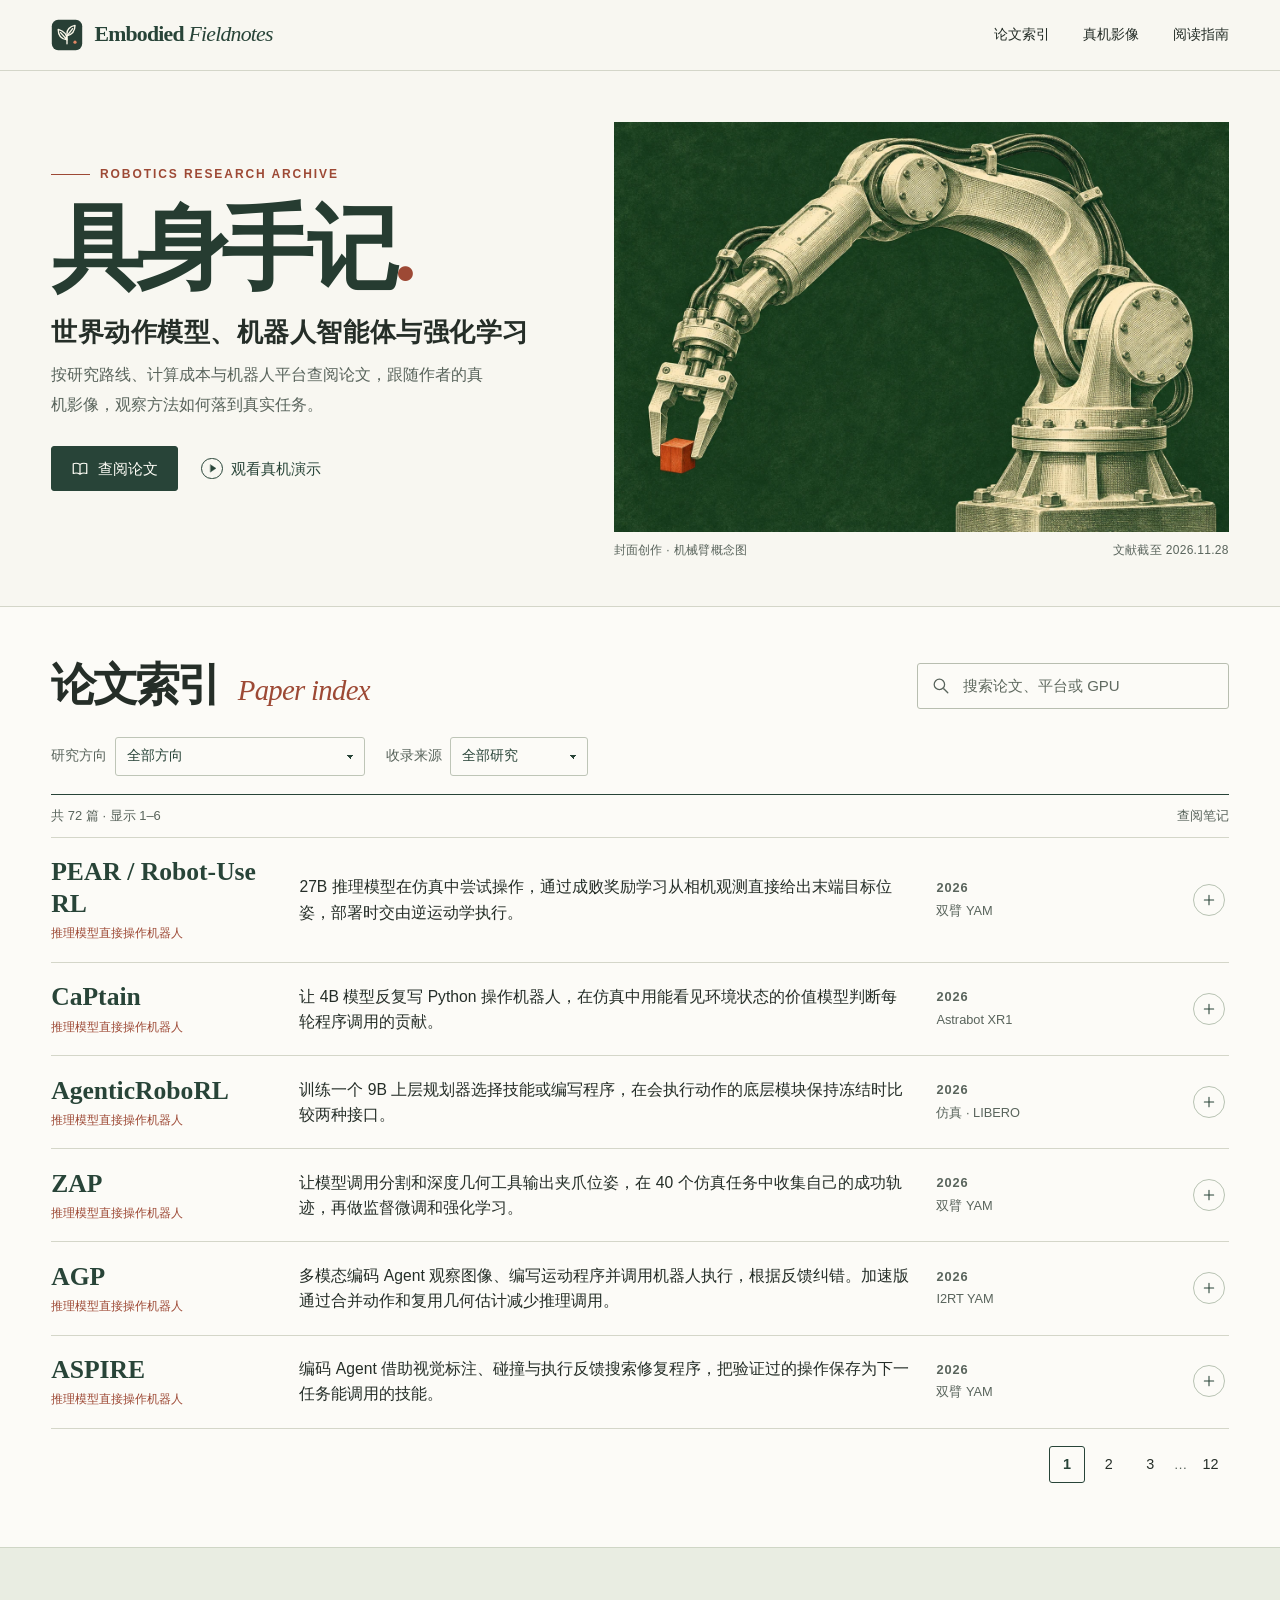
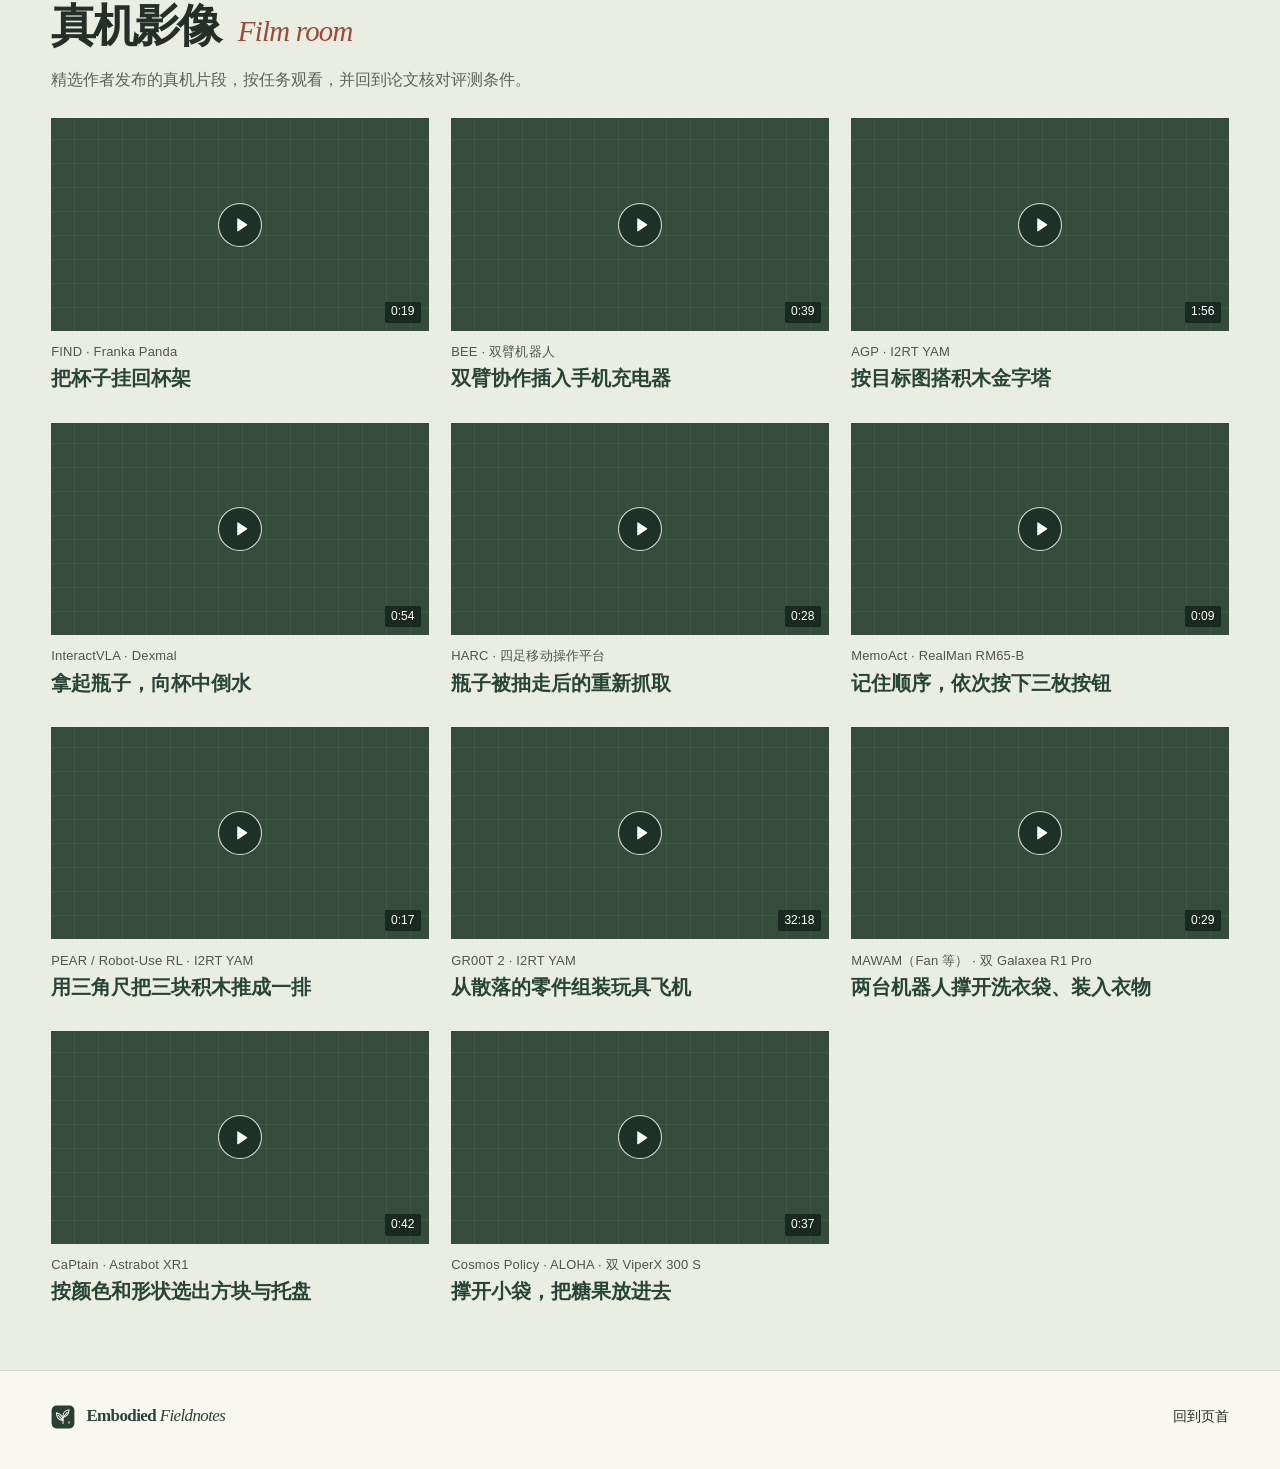
<file: index.html>
<!doctype html>
<html lang="zh-CN">
<head>
  <meta charset="utf-8">
  <meta name="viewport" content="width=device-width,initial-scale=1">
  <meta name="theme-color" content="#f7f6ef">
  <meta name="description" content="查阅世界动作模型、机器人智能体与强化学习研究，按方法、算力和平台检索论文，观看作者发布的真机影像。">
  <title>具身手记 · Embodied Fieldnotes</title>
  <link rel="icon" href="favicon.svg" type="image/svg+xml">
  <link rel="stylesheet" href="style.css">
  <script defer src="papers.js"></script>
  <script defer src="films.js"></script>
  <script defer src="app.js"></script>
</head>
<body>
  <a class="skip" href="#papers">跳至论文索引</a>
  <svg class="symbols" xmlns="http://www.w3.org/2000/svg" aria-hidden="true">
    <symbol id="s-book" viewBox="0 0 24 24"><path d="M12 6c-3-2-6-2-9-1v13c3-1 6-1 9 1 3-2 6-2 9-1V5c-3-1-6-1-9 1Zm0 0v13"/></symbol>
    <symbol id="s-play" viewBox="0 0 24 24"><path d="m8 4 12 8-12 8z"/></symbol>
    <symbol id="s-search" viewBox="0 0 24 24"><circle cx="10.5" cy="10.5" r="6.5"/><path d="m16 16 5 5"/></symbol>
    <symbol id="s-plus" viewBox="0 0 24 24"><path d="M12 5v14M5 12h14"/></symbol>
    <symbol id="s-x" viewBox="0 0 24 24"><path d="m6 6 12 12M18 6 6 18"/></symbol>
    <symbol id="s-film" viewBox="0 0 24 24"><rect x="3" y="5" width="18" height="15" rx="2"/><path d="M3 10h18M7 5l3 5m3-5 3 5"/></symbol>
  </svg>
  <header class="masthead">
    <div class="wrap navigation">
      <a class="wordmark" href="#top" aria-label="具身手记首页">
        <img src="favicon.svg" alt="" width="32" height="32">
        <span><span class="brand-prefix">Embodied </span><i>Fieldnotes</i></span>
      </a>
      <nav aria-label="站内导航"><a href="#papers">论文索引</a><a href="#films">真机影像</a><a href="guide.html">阅读指南</a></nav>
    </div>
  </header>
  <main id="top">
    <section class="hero wrap" aria-labelledby="site-title">
      <div class="hero-copy">
        <p class="eyebrow"><span></span> ROBOTICS RESEARCH ARCHIVE</p>
        <h1 id="site-title">具身手记<span aria-hidden="true">.</span></h1>
        <p class="hero-subtitle"><span>世界动作模型、</span><span>机器人智能体</span><span>与强化学习</span></p>
        <p class="hero-intro">按研究路线、计算成本与机器人平台查阅论文，跟随作者的真机影像，观察方法如何落到真实任务。</p>
        <div class="hero-actions">
          <a class="button primary" href="#papers"><svg class="icon"><use href="#s-book"/></svg>查阅论文</a>
          <a class="text-action" href="#films"><span class="round-play"><svg class="icon"><use href="#s-play"/></svg></span>观看真机演示</a>
        </div>
      </div>
      <figure class="cover">
        <div class="cover-image"><img src="assets/cover.webp" alt="机械臂主题封面概念图" fetchpriority="high"></div>
        <figcaption><span>封面创作 · 机械臂概念图</span><span>文献截至 2026.11.28</span></figcaption>
      </figure>
    </section>
    <section id="papers" class="index-section" aria-labelledby="paper-heading">
      <div class="wrap">
        <div class="index-header">
          <div class="section-heading"><h2 id="paper-heading">论文索引</h2><span lang="en">Paper index</span></div>
          <label class="searchbox" for="search"><svg class="icon" aria-hidden="true"><use href="#s-search"/></svg><input id="search" type="search" placeholder="搜索论文、平台或 GPU" autocomplete="off" aria-label="搜索论文、机器人平台或 GPU"></label>
        </div>
        <div class="filters" aria-label="筛选论文">
          <label class="select-filter"><span>研究方向</span><select id="category" aria-label="研究方向"></select></label>
          <label class="select-filter"><span>收录来源</span><select id="source" aria-label="收录来源"><option value="全部">全部研究</option><option>低算力专题</option><option>扩展综述</option></select></label>
        </div>
        <div class="list-head"><p id="result-count" role="status" aria-live="polite"></p><span>查阅笔记</span></div>
        <div id="paper-list" class="paper-list" aria-label="论文列表"></div>
        <div id="pages" class="pages" role="navigation" aria-label="论文分页"></div>
      </div>
    </section>
    <section class="film-section" id="films" aria-labelledby="film-heading">
      <div class="wrap">
        <div class="section-heading"><h2 id="film-heading">真机影像</h2><span lang="en">Film room</span></div>
        <p class="section-intro">精选作者发布的真机片段，按任务观看，并回到论文核对评测条件。</p>
        <div class="film-grid" id="film-grid"></div>
      </div>
    </section>
  </main>
  <footer class="wrap footer"><a href="#top" class="wordmark"><img src="favicon.svg" alt="" width="24" height="24"><span><span class="brand-prefix">Embodied </span><i>Fieldnotes</i></span></a><a href="#top">回到页首</a></footer>
  <dialog id="detail" aria-labelledby="detail-name">
    <div class="dialog-top"><span id="detail-type"></span><button type="button" id="close-detail" class="close" aria-label="关闭详情"><svg class="icon"><use href="#s-x"/></svg></button></div>
    <div id="detail-content"></div>
  </dialog>
  <noscript>请启用 JavaScript 以使用论文搜索与真机影像索引。</noscript>
</body>
</html>
</file>
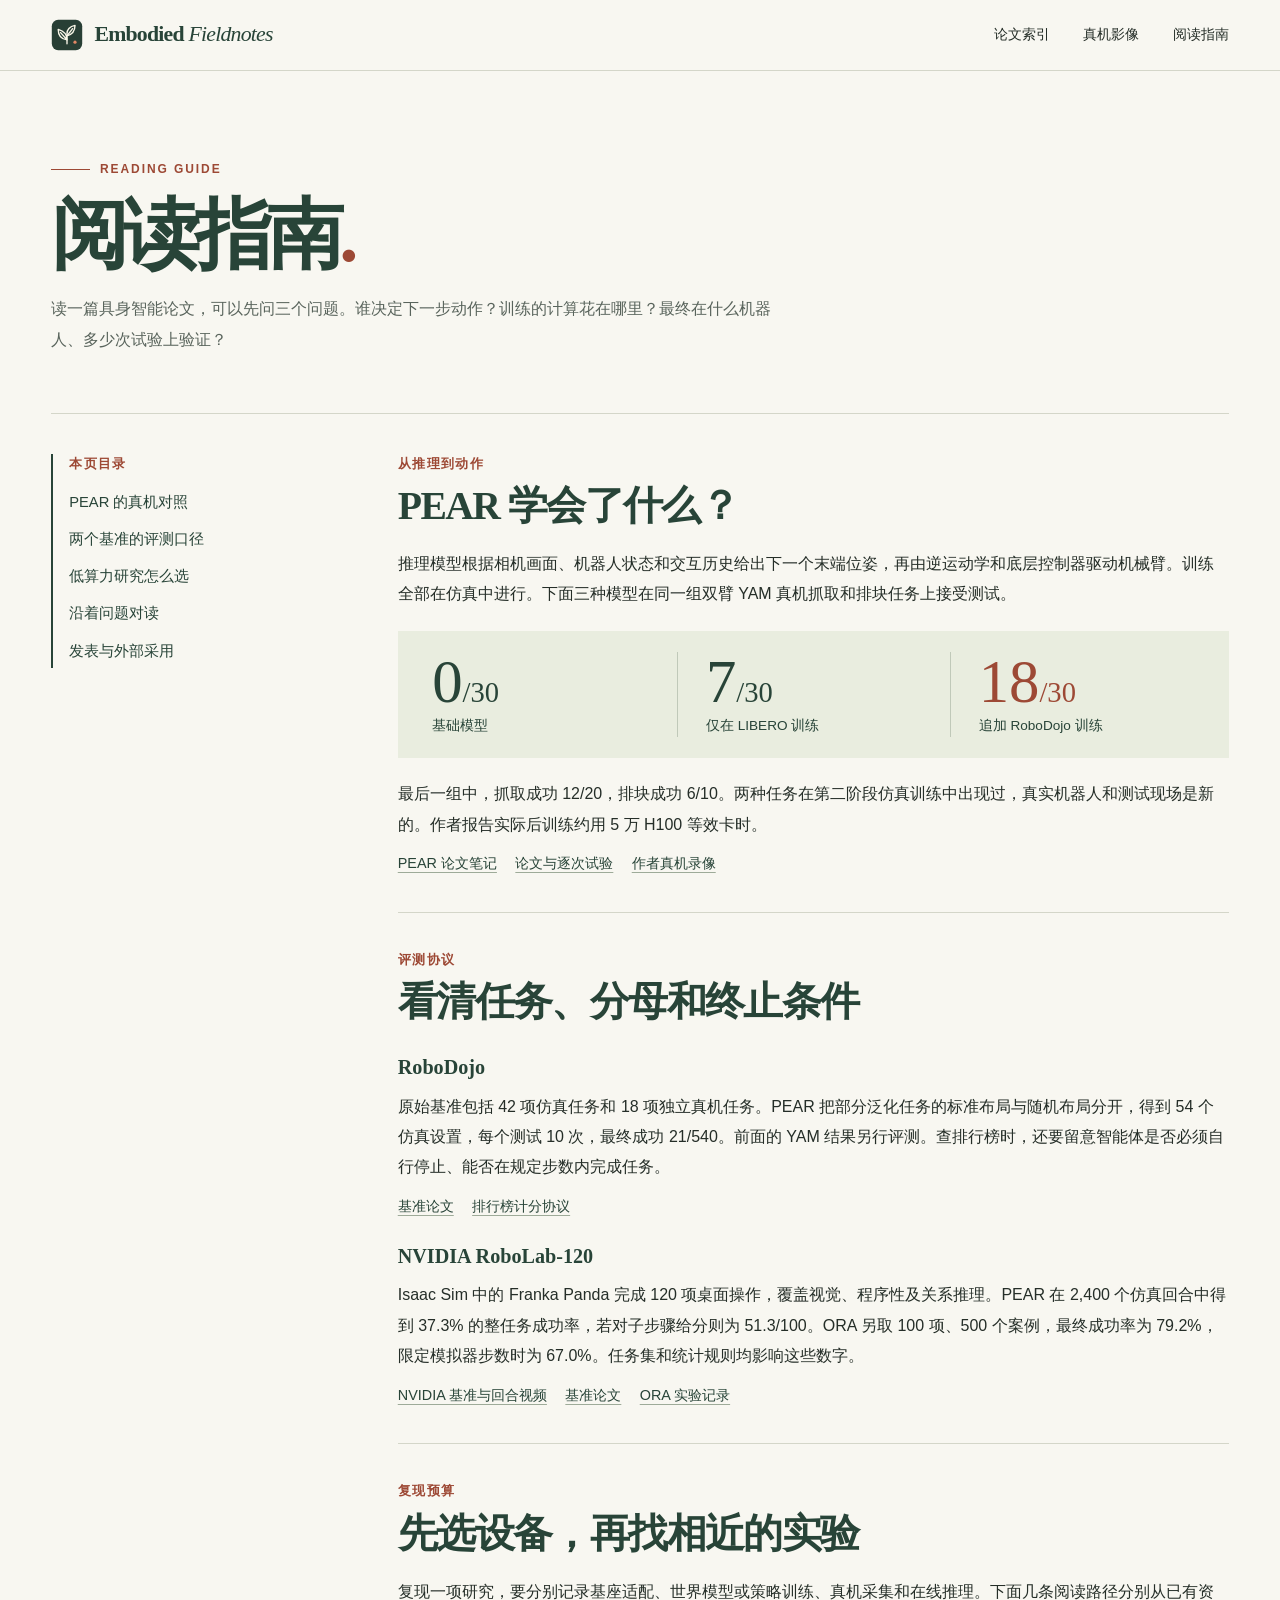
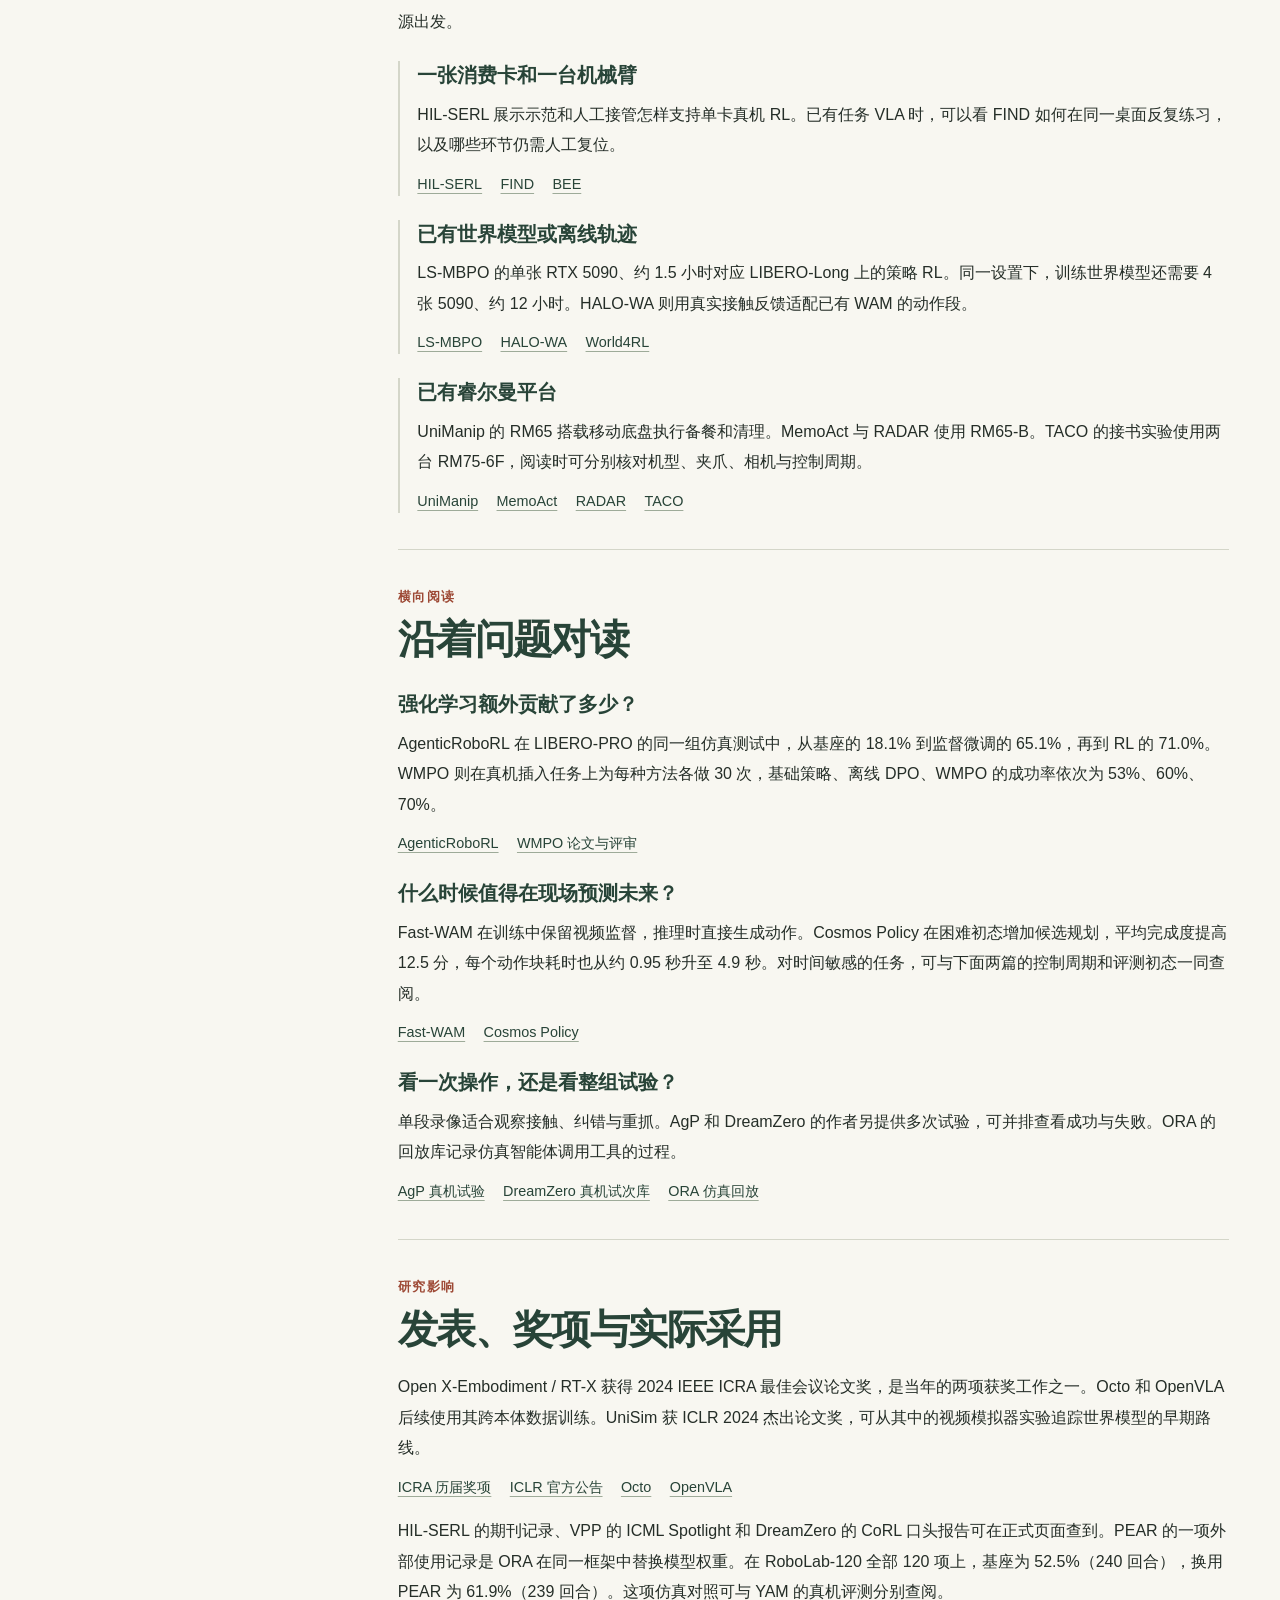
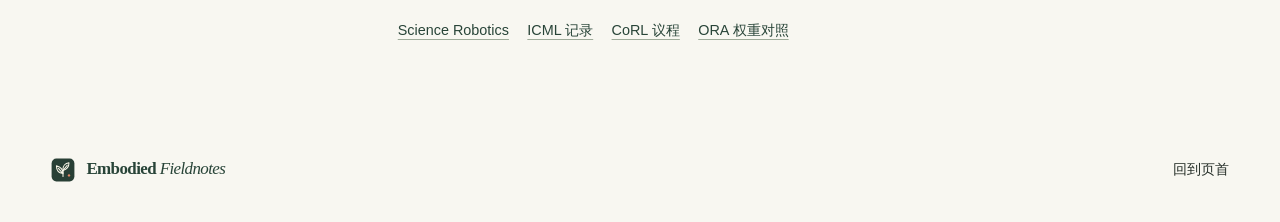
<file: guide.html>
<!doctype html>
<html lang="zh-CN">
<head>
  <meta charset="utf-8"><meta name="viewport" content="width=device-width,initial-scale=1">
  <meta name="theme-color" content="#f8f7f1">
  <meta name="description" content="从 PEAR 的真机对照，到 RoboDojo、RoboLab-120 的评测协议，以及单卡机器人研究的成本口径。">
  <title>阅读指南 · 具身手记</title>
  <link rel="icon" href="favicon.svg" type="image/svg+xml">
  <link rel="stylesheet" href="style.css"><link rel="stylesheet" href="guide.css">
</head>
<body>
  <a class="skip" href="#reading">跳至正文</a>
  <header class="masthead">
    <div class="wrap navigation">
      <a class="wordmark" href="index.html" aria-label="具身手记首页"><img src="favicon.svg" width="32" height="32" alt=""><span><span class="brand-prefix">Embodied </span><i>Fieldnotes</i></span></a>
      <nav aria-label="站内导航"><a href="index.html#papers">论文索引</a><a href="index.html#films">真机影像</a><a href="guide.html" aria-current="page">阅读指南</a></nav>
    </div>
  </header>
  <main id="reading" class="wrap">
    <header class="guide-head">
      <p class="eyebrow"><span></span> READING GUIDE</p>
      <h1>阅读指南<span>.</span></h1>
      <p>读一篇具身智能论文，可以先问三个问题。谁决定下一步动作？训练的计算花在哪里？最终在什么机器人、多少次试验上验证？</p>
    </header>
    <div class="guide-layout">
      <nav class="contents" aria-label="本页目录"><p>本页目录</p>
        <a href="#pear">PEAR 的真机对照</a><a href="#benchmarks">两个基准的评测口径</a><a href="#budget">低算力研究怎么选</a><a href="#comparisons">沿着问题对读</a><a href="#records">发表与外部采用</a>
      </nav>
      <div class="chapters">
        <section id="pear">
          <p class="chapter-label">从推理到动作</p><h2>PEAR 学会了什么？</h2>
          <p>推理模型根据相机画面、机器人状态和交互历史给出下一个末端位姿，再由逆运动学和底层控制器驱动机械臂。训练全部在仿真中进行。下面三种模型在同一组双臂 YAM 真机抓取和排块任务上接受测试。</p>
          <div class="trials">
            <div><strong>0<small>/30</small></strong><span>基础模型</span></div>
            <div><strong>7<small>/30</small></strong><span>仅在 LIBERO 训练</span></div>
            <div><strong>18<small>/30</small></strong><span>追加 RoboDojo 训练</span></div>
          </div>
          <p>最后一组中，抓取成功 12/20，排块成功 6/10。两种任务在第二阶段仿真训练中出现过，真实机器人和测试现场是新的。作者报告实际后训练约用 5 万 H100 等效卡时。</p>
          <p class="references"><a href="index.html#paper/pear">PEAR 论文笔记</a><a href="https://arxiv.org/html/2611.18562v2">论文与逐次试验</a><a href="https://mit-han-lab.github.io/pear-blog/">作者真机录像</a></p>
        </section>
        <section id="benchmarks">
          <p class="chapter-label">评测协议</p><h2>看清任务、分母和终止条件</h2>
          <h3>RoboDojo</h3><p>原始基准包括 42 项仿真任务和 18 项独立真机任务。PEAR 把部分泛化任务的标准布局与随机布局分开，得到 54 个仿真设置，每个测试 10 次，最终成功 21/540。前面的 YAM 结果另行评测。查排行榜时，还要留意智能体是否必须自行停止、能否在规定步数内完成任务。</p>
          <p class="references"><a href="https://arxiv.org/abs/2607.04434">基准论文</a><a href="https://robodojo-benchmark.com/leaderboard/protocol?lang=en">排行榜计分协议</a></p>
          <h3>NVIDIA RoboLab-120</h3><p>Isaac Sim 中的 Franka Panda 完成 120 项桌面操作，覆盖视觉、程序性及关系推理。PEAR 在 2,400 个仿真回合中得到 37.3% 的整任务成功率，若对子步骤给分则为 51.3/100。ORA 另取 100 项、500 个案例，最终成功率为 79.2%，限定模拟器步数时为 67.0%。任务集和统计规则均影响这些数字。</p>
          <p class="references"><a href="https://research.nvidia.com/labs/srl/projects/robolab/">NVIDIA 基准与回合视频</a><a href="https://arxiv.org/abs/2604.09860">基准论文</a><a href="https://github.com/fast-rua/ORA">ORA 实验记录</a></p>
        </section>
        <section id="budget">
          <p class="chapter-label">复现预算</p><h2>先选设备，再找相近的实验</h2>
          <p>复现一项研究，要分别记录基座适配、世界模型或策略训练、真机采集和在线推理。下面几条阅读路径分别从已有资源出发。</p>
          <div class="paths">
            <article><h3>一张消费卡和一台机械臂</h3><p>HIL-SERL 展示示范和人工接管怎样支持单卡真机 RL。已有任务 VLA 时，可以看 FIND 如何在同一桌面反复练习，以及哪些环节仍需人工复位。</p><div class="references"><a href="index.html#paper/hil-serl">HIL-SERL</a><a href="index.html#paper/find">FIND</a><a href="index.html#paper/bee">BEE</a></div></article>
            <article><h3>已有世界模型或离线轨迹</h3><p>LS-MBPO 的单张 RTX 5090、约 1.5 小时对应 LIBERO-Long 上的策略 RL。同一设置下，训练世界模型还需要 4 张 5090、约 12 小时。HALO-WA 则用真实接触反馈适配已有 WAM 的动作段。</p><div class="references"><a href="index.html#paper/ls-mbpo">LS-MBPO</a><a href="index.html#paper/halo-wa">HALO-WA</a><a href="index.html#paper/world4rl">World4RL</a></div></article>
            <article><h3>已有睿尔曼平台</h3><p>UniManip 的 RM65 搭载移动底盘执行备餐和清理。MemoAct 与 RADAR 使用 RM65-B。TACO 的接书实验使用两台 RM75-6F，阅读时可分别核对机型、夹爪、相机与控制周期。</p><div class="references"><a href="index.html#paper/unimanip">UniManip</a><a href="index.html#paper/memoact">MemoAct</a><a href="index.html#paper/radar">RADAR</a><a href="index.html#paper/taco">TACO</a></div></article>
          </div>
        </section>
        <section id="comparisons">
          <p class="chapter-label">横向阅读</p><h2>沿着问题对读</h2>
          <h3>强化学习额外贡献了多少？</h3><p>AgenticRoboRL 在 LIBERO-PRO 的同一组仿真测试中，从基座的 18.1% 到监督微调的 65.1%，再到 RL 的 71.0%。WMPO 则在真机插入任务上为每种方法各做 30 次，基础策略、离线 DPO、WMPO 的成功率依次为 53%、60%、70%。</p>
          <p class="references"><a href="index.html#paper/agenticroborl">AgenticRoboRL</a><a href="https://openreview.net/forum?id=qE2FyvRvuF">WMPO 论文与评审</a></p>
          <h3>什么时候值得在现场预测未来？</h3><p>Fast-WAM 在训练中保留视频监督，推理时直接生成动作。Cosmos Policy 在困难初态增加候选规划，平均完成度提高 12.5 分，每个动作块耗时也从约 0.95 秒升至 4.9 秒。对时间敏感的任务，可与下面两篇的控制周期和评测初态一同查阅。</p>
          <p class="references"><a href="index.html#paper/fast-wam">Fast-WAM</a><a href="index.html#paper/cosmos-policy">Cosmos Policy</a></p>
          <h3>看一次操作，还是看整组试验？</h3><p>单段录像适合观察接触、纠错与重抓。AgP 和 DreamZero 的作者另提供多次试验，可并排查看成功与失败。ORA 的回放库记录仿真智能体调用工具的过程。</p>
          <p class="references"><a href="https://agent-as-policy-2026.github.io/results.html">AgP 真机试验</a><a href="https://dreamzero0.github.io/evals_gallery/">DreamZero 真机试次库</a><a href="https://fastrua.ai/ora/gallery/">ORA 仿真回放</a></p>
        </section>
        <section id="records">
          <p class="chapter-label">研究影响</p><h2>发表、奖项与实际采用</h2>
          <p>Open X-Embodiment / RT-X 获得 2024 IEEE ICRA 最佳会议论文奖，是当年的两项获奖工作之一。Octo 和 OpenVLA 后续使用其跨本体数据训练。UniSim 获 ICLR 2024 杰出论文奖，可从其中的视频模拟器实验追踪世界模型的早期路线。</p>
          <p class="references"><a href="https://www.ieee-ras.org/awards-recognition/conference-awards/ieee-icra-best-conference-paper-award/">ICRA 历届奖项</a><a href="https://media.iclr.cc/Conferences/ICLR2024/ICLR2024_Press_Release.pdf">ICLR 官方公告</a><a href="index.html#paper/octo">Octo</a><a href="index.html#paper/openvla">OpenVLA</a></p>
          <p>HIL-SERL 的期刊记录、VPP 的 ICML Spotlight 和 DreamZero 的 CoRL 口头报告可在正式页面查到。PEAR 的一项外部使用记录是 ORA 在同一框架中替换模型权重。在 RoboLab-120 全部 120 项上，基座为 52.5%（240 回合），换用 PEAR 为 61.9%（239 回合）。这项仿真对照可与 YAM 的真机评测分别查阅。</p>
          <p class="references"><a href="https://doi.org/10.1126/scirobotics.ads5033">Science Robotics</a><a href="https://icml.cc/virtual/2025/poster/44705">ICML 记录</a><a href="https://www.corl.org/program/accepted-papers">CoRL 议程</a><a href="https://fastrua.ai/blog/2026-11-code-mode/#harness-and-model">ORA 权重对照</a></p>
        </section>
      </div>
    </div>
  </main>
  <footer class="wrap footer"><a href="index.html" class="wordmark"><img src="favicon.svg" width="24" height="24" alt=""><span><span class="brand-prefix">Embodied </span><i>Fieldnotes</i></span></a><a href="#reading">回到页首</a></footer>
</body></html>
</file>
<file: style.css>
:root {
  color-scheme: light;
  --paper: #f8f7f1;
  --surface: #fcfbf7;
  --ink: #252e28;
  --green: #284438;
  --clay: #9d4935;
  --muted: #59645c;
  --rule: #d4d6c9;
  --serif: "Iowan Old Style", "Baskerville", "Songti SC", "STSong", "Noto Serif CJK SC", "Noto Serif SC", "SimSun", Georgia, serif;
  --sans: "Geist", -apple-system, BlinkMacSystemFont, "PingFang SC", "Microsoft YaHei", "Noto Sans CJK SC", sans-serif;
}
* {box-sizing:border-box}
html {scroll-behavior:smooth; scroll-padding-top:1.3rem}
body {margin:0; color:var(--ink); background:var(--paper); font:1rem/1.6 var(--sans); -webkit-font-smoothing:antialiased}
button, input {font:inherit}
a {color:inherit; text-decoration:none}
button {cursor:pointer}
button, input {color:inherit}
button:focus-visible, a:focus-visible, input:focus-visible {outline:2px solid var(--clay); outline-offset:4px}
[hidden] {display:none!important}
.symbols {position:absolute; width:0; height:0; pointer-events:none; overflow:hidden}
.icon {width:1.2em; height:1.2em; flex:none; fill:none; stroke:currentColor; stroke-width:1.6; stroke-linecap:round; stroke-linejoin:round; display:inline-block}
.wrap {width:min(100% - clamp(2.5rem, 8vw, 10rem), 78rem); margin-inline:auto}
.skip {position:fixed; left:1rem; top:-5rem; z-index:10; color:white; background:var(--green); padding:.5rem 1rem}
.skip:focus {top:1rem}
.masthead {border-bottom:1px solid var(--rule)}
.navigation {display:flex; align-items:center; justify-content:space-between; gap:2rem; min-height:4.35rem}
.wordmark {display:inline-flex; align-items:center; gap:.7rem; font:600 clamp(1.1rem,1.7vw,1.45rem)/1 var(--serif); letter-spacing:-.035em; color:var(--green)}
.wordmark i {font-weight:500}
.navigation nav {display:flex; align-items:center; gap:2.1rem}
.navigation nav a,.footer>a:last-child {font-size:.9rem; font-weight:500; padding:.55rem 0}
.navigation nav a:hover,.footer a:hover,.text-action:hover {color:var(--clay)}
.hero {display:grid; grid-template-columns:minmax(0,.9fr) minmax(0,1.1fr); gap:clamp(2rem,4.6vw,5rem); align-items:center; padding-block:clamp(2.2rem,4vw,4rem) clamp(2rem,3.6vw,3.5rem)}
.hero-copy {padding-bottom:1.6rem}
.eyebrow {display:flex; align-items:center; gap:.65rem; letter-spacing:.16em; font-size:.75rem; font-weight:650; color:var(--clay); margin:0}
.eyebrow span {height:1px; width:2.4rem; background:currentColor}
.hero h1 {font-family:var(--serif); font-weight:600; font-size:clamp(4rem,7.15vw,7.1rem); line-height:1.05; letter-spacing:-.075em; margin:1.05rem 0 1.15rem;color:#263c31}
.hero h1 span {color:var(--clay); margin-left:.025em}
.hero-subtitle {font:600 clamp(1.25rem,2.05vw,1.85rem)/1.35 var(--serif); letter-spacing:.02em; margin:0 0 .6rem}
.hero-intro {max-width:27rem; margin:0; color:var(--muted); font-size:clamp(1rem,1.2vw,1.12rem); line-height:1.85; text-wrap:pretty}
.hero-actions {display:flex; flex-wrap:wrap; align-items:center; gap:1.45rem; margin-top:1.65rem}
.button {display:inline-flex; align-items:center; justify-content:center; gap:.58rem; min-height:2.8rem; padding:.62rem 1.17rem; border-radius:3px; font-size:.9375rem; font-weight:550}
.primary {color:#fffef7; background:var(--green); border:1px solid var(--green)}
.primary:hover {background:#162f24}
.text-action {display:inline-flex; align-items:center; gap:.5rem; font-size:.94rem; font-weight:550; color:var(--green); min-height:2.75rem}
.round-play {display:grid; place-items:center; width:1.36rem; height:1.36rem; border:1px solid currentColor; border-radius:50%}
.round-play .icon {width:.67rem; height:.67rem; margin-left:1px; fill:currentColor; stroke-width:1}
.cover {min-width:0; margin:0}
.cover-image {background:#e6e8db; aspect-ratio:3 / 2; overflow:hidden}
.cover-image img {display:block; width:100%; height:100%; object-fit:contain}
.cover figcaption {margin-top:.55rem; display:flex; gap:.65rem; justify-content:space-between; color:var(--muted); font-size:.75rem; letter-spacing:.025em}
.index-section {border-top:1px solid var(--rule); padding:clamp(2.3rem,4vw,3.7rem) 0 clamp(3rem,5vw,5rem); background:var(--surface)}
.index-header {display:flex; align-items:center; justify-content:space-between; gap:1.5rem}
.section-heading {display:flex; align-items:baseline; flex-wrap:wrap; column-gap:1.15rem; row-gap:.1rem}
.section-heading h2 {margin:0; font:600 clamp(2.05rem,3.55vw,3.45rem)/1.22 var(--serif); letter-spacing:-.065em}
.section-heading>span {font:italic 400 clamp(1.2rem,2.25vw,1.85rem)/1.25 var(--serif); color:var(--clay); letter-spacing:-.025em}
.searchbox {display:flex; align-items:center; gap:.65rem; border:1px solid #b8beb0; border-radius:3px; padding:.55rem .85rem; background:transparent; width:min(19.5rem,36%); color:var(--muted)}
.searchbox:focus-within {border-color:var(--green); box-shadow:0 0 0 1px var(--green)}
.searchbox input {border:0; outline:0; background:transparent; width:100%; min-width:0; font-size:.94rem; line-height:1.6}
.searchbox input::placeholder {color:#606a60; opacity:1}
.searchbox input:focus-visible {outline:0}
.filters {display:flex; align-items:center; flex-wrap:wrap; gap:.72rem 1.35rem; margin:1.45rem 0 1.15rem}
.select-filter {display:flex; align-items:center; gap:.5rem; min-width:0; color:var(--muted); font-size:.86rem}
.select-filter select {appearance:none; color:var(--green); border:1px solid #bec5b7; border-radius:3px; background:linear-gradient(45deg,transparent 49%,var(--green) 50%) calc(100% - .83rem) 53% / 4px 4px no-repeat,linear-gradient(135deg,var(--green) 49%,transparent 50%) calc(100% - .61rem) 53% / 4px 4px no-repeat,transparent; font:inherit; width:min(15.6rem,100%); min-height:2.45rem; padding:.35rem 1.7rem .35rem .65rem; cursor:pointer}
.select-filter select:focus-visible {outline:2px solid var(--clay);outline-offset:3px}
.select-filter span {flex-shrink:0}
.select-filter:last-child select {width:8.6rem}
.page-dots {color:var(--muted);font-size:.85rem}
.detail-sources {color:var(--muted);font-size:.84rem;margin:1rem 0}
.list-head {border-top:1.5px solid var(--green); border-bottom:1px solid var(--rule); display:flex; align-items:center; justify-content:space-between; padding:.65rem 0; color:var(--muted); font-size:.81rem; font-variant-numeric:tabular-nums}
.list-head p {margin:0}
.paper-item {display:grid; grid-template-columns:minmax(8rem,.63fr) minmax(0,1.73fr) minmax(7rem,.65fr) 2.1rem; gap:clamp(.9rem,2vw,2rem); align-items:center; padding:1.15rem .22rem 1.2rem 0; border-bottom:1px solid var(--rule); transition:background .14s}
.paper-item:hover {background:#f0f1e9}
.paper-item h3 {margin:0; font:600 clamp(1.28rem,2vw,1.85rem)/1.25 var(--serif); color:var(--green); overflow-wrap:anywhere}
.paper-item p {margin:0}
.paper-name {display:flex; flex-direction:column; gap:.32rem; min-width:0}
.paper-category {font-size:.78rem; color:var(--clay); font-weight:550; line-height:1.4}
.paper-summary {line-height:1.6; font-size:.98rem; text-wrap:pretty; overflow-wrap:anywhere}
.paper-meta {display:grid; gap:.25rem; font-size:.8rem; line-height:1.45; color:var(--muted); overflow-wrap:anywhere}
.paper-meta .year {font-variant-numeric:tabular-nums; letter-spacing:.07em; font-weight:600}
.open-sign {border:1px solid #b8c3b3; color:var(--green); border-radius:50%; display:grid; place-items:center; height:2rem; width:2rem; justify-self:end}
.open-sign .icon {width:1rem; height:1rem}
.paper-item:hover .open-sign {color:white; background:var(--green); border-color:var(--green)}
.pages {display:flex; align-items:center; justify-content:flex-end; gap:.32rem; margin-top:1.1rem}
.page {border:1px solid transparent; background:none; min-width:2.28rem; min-height:2.28rem; border-radius:3px; font-size:.9rem; font-variant-numeric:tabular-nums}
.page:hover {border-color:var(--rule)}
.page[aria-current] {border-color:var(--green);color:var(--green);font-weight:650}
.empty {text-align:center; padding:2rem .7rem; color:var(--muted); border-bottom:1px solid var(--rule)}
.empty p {margin:.25rem 0 1rem}
.inline-link {color:var(--green); border:0; border-bottom:1px solid currentColor; background:none; border-radius:0; padding:.1rem 0; font-size:.9rem}
.film-section {background:#e9ede2; border-block:1px solid #cfd6c6; padding:clamp(2.5rem,4vw,4rem) 0 clamp(3rem,5vw,5rem)}
.section-intro {color:var(--muted); margin:.8rem 0 1.6rem}
.film-grid {display:grid; gap:1.85rem 1.4rem; grid-template-columns:repeat(3,minmax(0,1fr))}
.film-card {display:block; min-width:0}
.film-poster {position:relative; display:grid; place-items:center; isolation:isolate; overflow:hidden; aspect-ratio:16/9; background:repeating-linear-gradient(0deg,transparent 0px 23px,#ffffff0e 23px 24px),repeating-linear-gradient(90deg,transparent 0px 23px,#ffffff0e 23px 24px),#354c3c}
.film-poster :is(img, video) {position:absolute; inset:0; width:100%; height:100%; object-fit:cover; transition:transform .28s ease; z-index:-1}
.film-card:hover .film-poster :is(img, video) {transform:scale(1.035)}
.film-play {display:grid; place-items:center; width:2.75rem; height:2.75rem; border:1px solid #ffffffda; border-radius:50%; background:#15261fb5; color:white}
.film-play .icon {width:1.1rem; height:1.1rem; fill:currentColor; margin-left:2px}
.film-card:hover .film-play {background:#263f30}
.film-by {display:block; margin:.7rem 0 .1rem; font-size:.81rem; color:#4b584d; letter-spacing:.015em}
.film-card h3 {font:600 1.26rem/1.43 var(--serif); margin:0; color:var(--green)}
.film-card:hover h3 {text-decoration:underline; text-underline-offset:.2em}
.footer {display:flex; justify-content:space-between; align-items:center; gap:1rem; padding:1.6rem 0 2rem}
.footer .wordmark {font-size:1.06rem}
dialog {width:min(44rem,calc(100vw - 2rem)); max-height:88vh; max-height:88dvh; margin:auto; border:1px solid var(--rule); padding:0; background:var(--surface); color:var(--ink); overflow:auto; box-shadow:0 2rem 6rem #19251e35; overscroll-behavior:contain}
dialog::backdrop {background:#101b16ae}
body:has(dialog[open]){overflow:hidden}
.dialog-top {position:sticky; top:0; z-index:1; display:flex; align-items:center; justify-content:space-between; gap:1rem; background:var(--surface); border-bottom:1px solid var(--rule); padding:.55rem clamp(1.25rem,4vw,2rem); color:var(--clay); font-size:.83rem; font-weight:600; letter-spacing:.05em}
.close {display:grid; place-items:center; border:0; border-radius:50%; background:none; width:2.25rem; height:2.25rem; color:var(--green)}
.close:hover {background:#e5e8dc}
#detail-content {padding:clamp(1.25rem,3vw,2rem)}
.detail-kicker {margin:0 0 .4rem; font-size:.84rem; font-weight:600; color:var(--clay)}
#detail-name {font:600 clamp(2.05rem,5vw,3.25rem)/1.15 var(--serif); letter-spacing:-.04em; margin:0 0 .5rem; overflow-wrap:anywhere}
.detail-title {font:italic 1.13rem/1.5 var(--serif); overflow-wrap:anywhere; color:var(--muted); margin:.4rem 0 1rem}
.detail-summary {font-size:1.05rem; line-height:1.8; margin:1.1rem 0}
.detail-facts {margin:1.2rem 0}
.fact {display:grid;grid-template-columns:5.2rem 1fr; gap:.9rem; padding:.8rem 0; border-top:1px solid var(--rule)}
.fact dt {color:var(--green); font-weight:600; font-size:.92rem}
.fact dd {margin:0; overflow-wrap:anywhere; font-size:.97rem; line-height:1.7}
.links {display:flex; gap:.45rem; flex-wrap:wrap; margin-top:1rem}
.link-button {display:inline-flex; align-items:center; gap:.4rem; border:1px solid #a7b39f; border-radius:3px; color:var(--green); padding:.4rem .72rem; font-size:.9rem}
.link-button:first-child {background:var(--green);border-color:var(--green);color:white}
.link-button:hover {text-decoration:underline; text-underline-offset:.2em}
.related {margin:1.4rem 0 0; padding-top:.8rem; border-top:1px solid var(--rule)}
.related h3 {font:600 1.2rem/1.4 var(--serif);margin:.2rem 0 .35rem}
.related a {display:flex; align-items:center; gap:.4rem; color:var(--green); padding:.25rem 0; text-decoration:underline; text-underline-offset:.2em}
.related a .icon {width:.9rem}
.player {margin:1.15rem 0; background:#1b251e}
.player video {display:block; width:100%; aspect-ratio:16/9; max-height:52vh}
.player-error {font-size:.92rem; padding:.65rem; margin:0; background:#f4e8d9; color:#62452f}
@media (min-width:1450px) {.hero {padding-block:3.8rem}}
@media (max-width:900px) {
  .hero {gap:2rem;grid-template-columns:1fr 1.03fr}
  .hero h1 {font-size:clamp(3.5rem,7.8vw,5.6rem)}
  .hero-copy {padding-bottom:.7rem}
  .paper-item {grid-template-columns:minmax(6.5rem,.6fr) minmax(0,1.3fr) minmax(5.6rem,.5fr) 1.8rem; gap:.85rem}
  .film-grid {grid-template-columns:repeat(2,minmax(0,1fr))}
}
@media (max-width:660px) {
  html {scroll-padding-top:.7rem}
  .wrap {width:calc(100% - 2.4rem)}
  .navigation {gap:.5rem;min-height:3.65rem}
  .wordmark {gap:.42rem; font-size:1.05rem}
  .navigation .wordmark img {width:25px;height:25px}
  .navigation nav {gap:1rem}
  .navigation nav a {font-size:.83rem}
  .hero {grid-template-columns:1fr;gap:1.5rem;padding:2rem 0 1.45rem}
  .hero-copy {padding:0}
  .hero h1 {font-size:clamp(4.15rem,14vw,6.1rem);margin:.75rem 0 .85rem}
  .hero-subtitle {font-size:1.43rem}
  .hero-intro {font-size:1rem;line-height:1.7}
  .hero-actions {margin-top:1rem;gap:1.25rem}
  .cover figcaption {font-size:.75rem; margin-top:.35rem}
  .index-header {align-items:stretch;flex-direction:column;gap:1rem}
  .section-heading {column-gap:.8rem}
  .searchbox {width:100%}
  .filters {margin:1rem 0;gap:.38rem}
  .filters {display:grid;grid-template-columns:minmax(0,1.5fr) minmax(0,1fr);gap:.6rem}
  .select-filter {display:grid;gap:.2rem;font-size:.83rem}
  .select-filter select,.select-filter:last-child select {width:100%;min-width:0}
  .select-filter span {font-size:.78rem}
  .paper-item {grid-template-columns:1fr 2rem; gap:.38rem .7rem; padding:.95rem 0}
  .paper-name {grid-column:1;grid-row:1;flex-direction:row;align-items:baseline;flex-wrap:wrap;gap:.35rem .65rem}
  .paper-summary {grid-column:1 / -1; grid-row:2}
  .paper-meta {display:flex;flex-wrap:wrap;gap:.65rem;grid-row:3;grid-column:1/-1}
  .open-sign {grid-column:2;grid-row:1;width:1.75rem;height:1.75rem}
  .film-grid {gap:1.2rem .8rem}
  .film-card h3 {font-size:1.08rem}
  .film-by {font-size:.75rem}
  .film-play {width:2.25rem;height:2.25rem}
  .fact {grid-template-columns:1fr;gap:.2rem}
}
@media (max-width:450px) {
  .navigation .brand-prefix {display:none}
  .navigation nav {gap:.85rem}
}
@media (max-width:390px) {
  .navigation nav {gap:.6rem}
  .wordmark {font-size:.96rem}
  .film-grid {grid-template-columns:1fr}
}
@media (prefers-reduced-motion:reduce) {*,*::before,*::after {scroll-behavior:auto!important;transition:none!important}}
.film-duration {position:absolute;right:.5rem;bottom:.5rem;background:#13231cdb;color:#fff;border-radius:2px;padding:.12rem .4rem;font:500 .75rem/1.45 var(--sans);font-variant-numeric:tabular-nums}
.hero-subtitle {text-wrap:balance}
.hero-subtitle span {display:inline-block}
</file>
<file: guide.css>
.guide-head {padding:clamp(2.8rem,7vw,6.5rem) 0 2.6rem; border-bottom:1px solid var(--rule)}
.guide-head h1 {font:600 clamp(3.1rem,6vw,5.8rem)/1.1 var(--serif); letter-spacing:-.065em; color:var(--green); margin:.9rem 0}
.guide-head h1 span{color:var(--clay)}
.guide-head>p:last-child {max-width:45rem;color:var(--muted);line-height:1.9}
.guide-layout {display:grid;grid-template-columns:minmax(11rem, .34fr) minmax(0,1fr);align-items:start; gap:clamp(2rem,5vw,5rem);padding-block:2.5rem 4rem}
.contents {display:grid;align-content:start;gap:.3rem;position:sticky;top:1.4rem;border-left:2px solid var(--green);padding-left:1rem}
.contents p,.chapter-label {font-size:.8rem;font-weight:650;letter-spacing:.11em;color:var(--clay);margin:0 0 .45rem}
.contents a {padding:.28rem 0;font-size:.92rem;color:var(--green)}
.chapters {max-width:52rem}
.chapters section+section {border-top:1px solid var(--rule);margin-top:2.3rem;padding-top:2.3rem}
.chapters h2,.chapters h3 {font-family:var(--serif);font-weight:650;color:var(--green);text-wrap:pretty}
.chapters h2 {font-size:clamp(1.75rem,3.1vw,2.5rem);letter-spacing:-.04em;line-height:1.3;margin:.25rem 0 1rem}
.chapters h3 {font-size:1.26rem;line-height:1.4;margin:1.5rem 0 .5rem}
.chapters p:not(.chapter-label):not(.references) {line-height:1.9;margin:.65rem 0}
.trials {display:grid;grid-template-columns:repeat(3,1fr);background:#e9eddf; margin:1.35rem 0;padding:1.3rem .4rem}
.trials div {display:grid;padding-inline:clamp(.55rem,2.4vw,1.75rem);gap:.15rem}
.trials div+div {border-left:1px solid #c0c9b9}
.trials strong {font:500 clamp(2.2rem,5vw,3.8rem)/1 var(--serif);color:var(--green)}
.trials div:last-child strong {color:var(--clay)}
.trials small {font-size:.47em}.trials span{font-size:.85rem;color:var(--green)}
.references {display:flex;flex-wrap:wrap;gap:.3rem 1.15rem;margin:.75rem 0 1.1rem}
.references a {font-size:.9rem;color:var(--green);text-decoration:underline;text-decoration-color:#9eab99;text-underline-offset:.25rem}
.contents a:hover,.references a:hover {color:var(--clay)}
.paths article {border-left:2px solid var(--rule);padding-left:1.1rem}
@media(max-width:750px){.guide-layout{grid-template-columns:1fr;gap:2rem;padding-top:1.4rem}.contents{position:static;display:flex;flex-wrap:wrap;gap:.2rem 1rem}.contents p{width:100%}.guide-head{padding-bottom:1.5rem}.trials span{font-size:.75rem}.guide-layout .chapters{min-width:0}}
</file>
